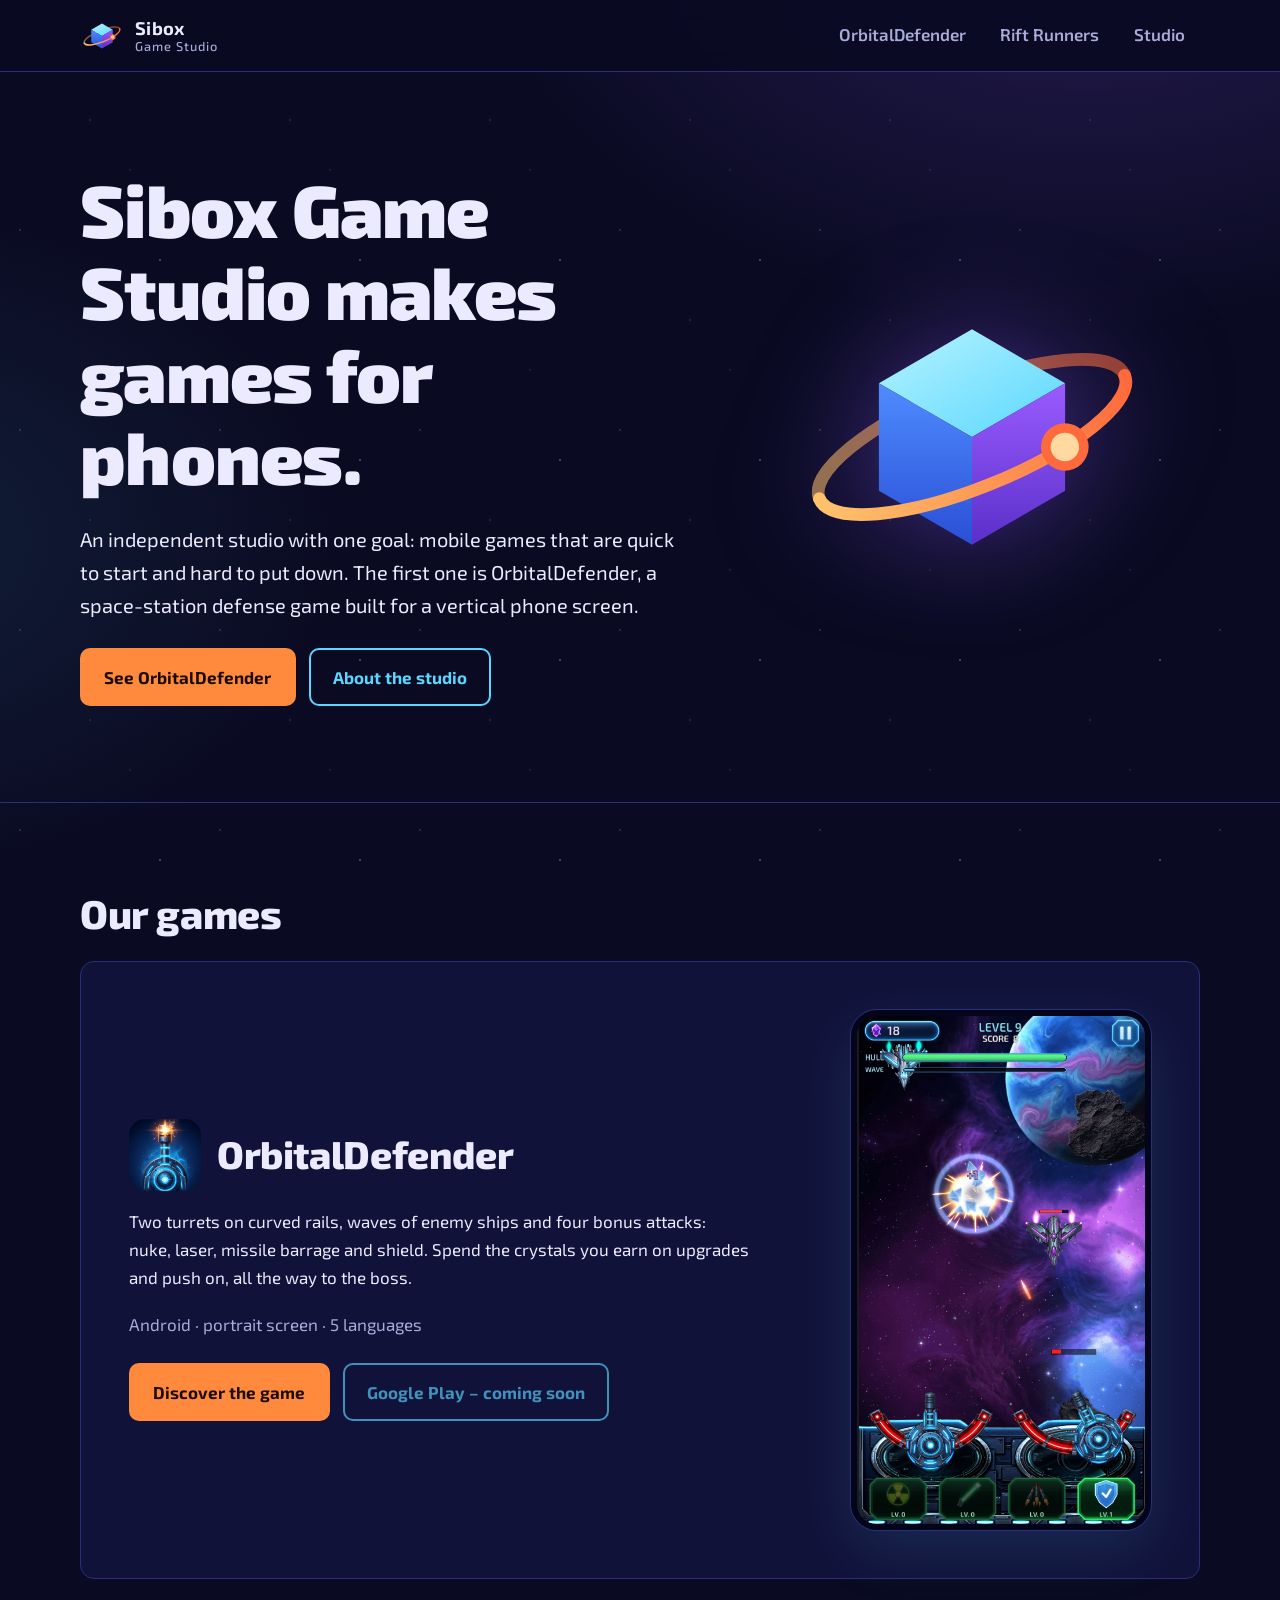
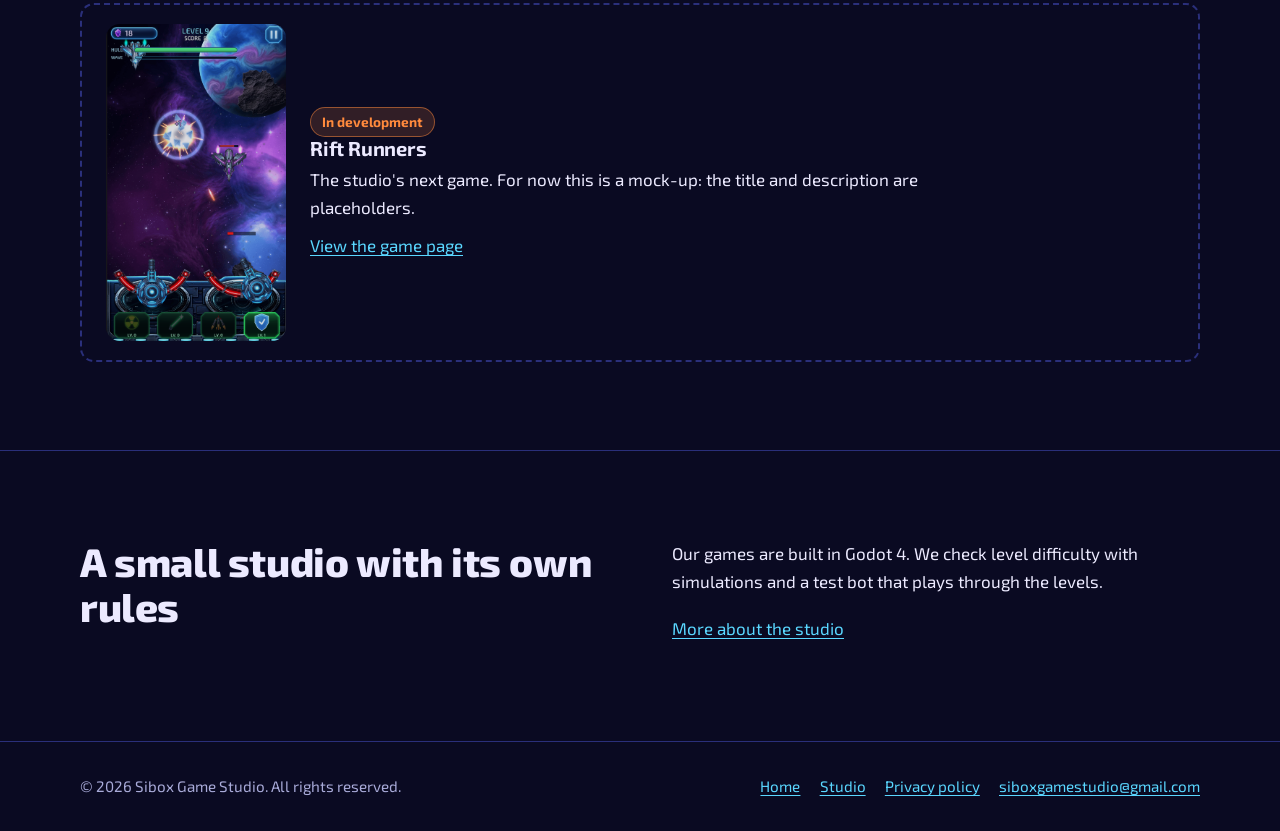
<file: index.html>
<!DOCTYPE html>
<html lang="en">
<head>
  <meta charset="utf-8">
  <meta name="viewport" content="width=device-width, initial-scale=1">
  <title>Sibox Game Studio – mobile games</title>
  <meta name="description" content="Independent mobile game studio. Check out OrbitalDefender, a space-station defense game for Android.">
  <meta name="theme-color" content="#0a0a22">
  <meta property="og:title" content="Sibox Game Studio – mobile games">
  <meta property="og:description" content="Independent mobile game studio. Check out OrbitalDefender, a space-station defense game for Android.">
  <meta property="og:type" content="website">
  <!-- Once published you can add the full URL: <meta property="og:image" content="https://YOUR-LOGIN.github.io/REPO/assets/img/screenshot-1.png"> -->
  <link rel="icon" href="assets/favicon.svg" type="image/svg+xml">
  <link rel="stylesheet" href="css/style.css">
</head>
<body>
  <a class="skip" href="#main">Skip to content</a>
  <header class="site-header">
    <div class="wrap">
      <a class="brand" href="index.html" aria-label="Sibox Gam Studio – home">
        <img src="assets/logo-mark.svg" alt="" width="44" height="44">
        <span>Sibox<small>Game Studio</small></span>
      </a>
      <nav class="tabs" aria-label="Main navigation">
        <a href="orbital-defender.html">OrbitalDefender</a>
        <a href="rift-runners.html">Rift Runners</a>
        <a href="studio.html">Studio</a>
      </nav>
    </div>
  </header>

  <main id="main">
    <section class="hero">
      <div class="wrap">
        <div>
          <h1>Sibox Game Studio makes games for phones.</h1>
          <p class="lead">An independent studio with one goal: mobile games that are quick to start and hard to put down. The first one is OrbitalDefender, a space-station defense game built for a vertical phone screen.</p>
          <div class="actions">
            <a class="btn btn-primary" href="orbital-defender.html">See OrbitalDefender</a>
            <a class="btn btn-ghost" href="studio.html">About the studio</a>
          </div>
        </div>
        <img class="hero-mark" src="assets/logo-mark.svg" alt="Studio logo: a cube circled by an orbit with a small satellite" width="380" height="380">
      </div>
    </section>

    <section class="games section-line" id="games">
      <div class="wrap">
        <h2>Our games</h2>

        <article class="game-feature">
          <div>
            <div class="title">
              <img src="assets/img/orbital-defender-icon.png" alt="" width="72" height="72">
              <h3>OrbitalDefender</h3>
            </div>
            <p>Two turrets on curved rails, waves of enemy ships and four bonus attacks: nuke, laser, missile barrage and shield. Spend the crystals you earn on upgrades and push on, all the way to the boss.</p>
            <p class="dim">Android &middot; portrait screen &middot; 5 languages</p>
            <div class="actions">
              <a class="btn btn-primary" href="orbital-defender.html">Discover the game</a>
              <!-- CHANGE: add the Google Play link once the game is published -->
              <a class="btn btn-ghost" href="#" aria-disabled="true">Google Play – coming soon</a>
            </div>
          </div>
          <a href="orbital-defender.html" aria-label="Go to the OrbitalDefender page">
            <!-- REPLACE: assets/img/screenshot-1.png -->
            <img class="phone" src="assets/img/screenshot-1.png" alt="OrbitalDefender screenshot: the station's turrets firing at an enemy ship" width="497" height="876">
          </a>
        </article>

        <article class="game-next">
          <!-- REPLACE: assets/img/preview-1.png -->
          <img src="assets/img/preview-1.png" alt="Early artwork for Rift Runners" width="180" height="317">
          <div>
            <span class="badge">In development</span>
            <h3>Rift Runners</h3>
            <p>The studio's next game. For now this is a mock-up: the title and description are placeholders.</p>
            <a href="rift-runners.html">View the game page</a>
          </div>
        </article>
      </div>
    </section>

    <section class="section-line">
      <div class="wrap split">
        <div>
          <h2>A small studio with its own rules</h2>
        </div>
        <div>
          <p>Our games are built in Godot 4. We check level difficulty with simulations and a test bot that plays through the levels.</p>
          <p><a href="studio.html">More about the studio</a></p>
        </div>
      </div>
    </section>
  </main>

  <footer class="site-footer">
    <div class="wrap">
      <p>&copy; <span data-year>2026</span> Sibox Game Studio. All rights reserved.</p>
      <nav aria-label="Footer">
        <a href="index.html">Home</a>
        <a href="studio.html">Studio</a>
         <a href="privacy.html">Privacy policy</a>
        <!-- CHANGE: put your real e-mail address here -->
        <a href="mailto:contact@example.com">siboxgamestudio@gmail.com</a>
      </nav>
    </div>
  </footer>
  <script src="js/site.js"></script>
</body>
</html>
</file>
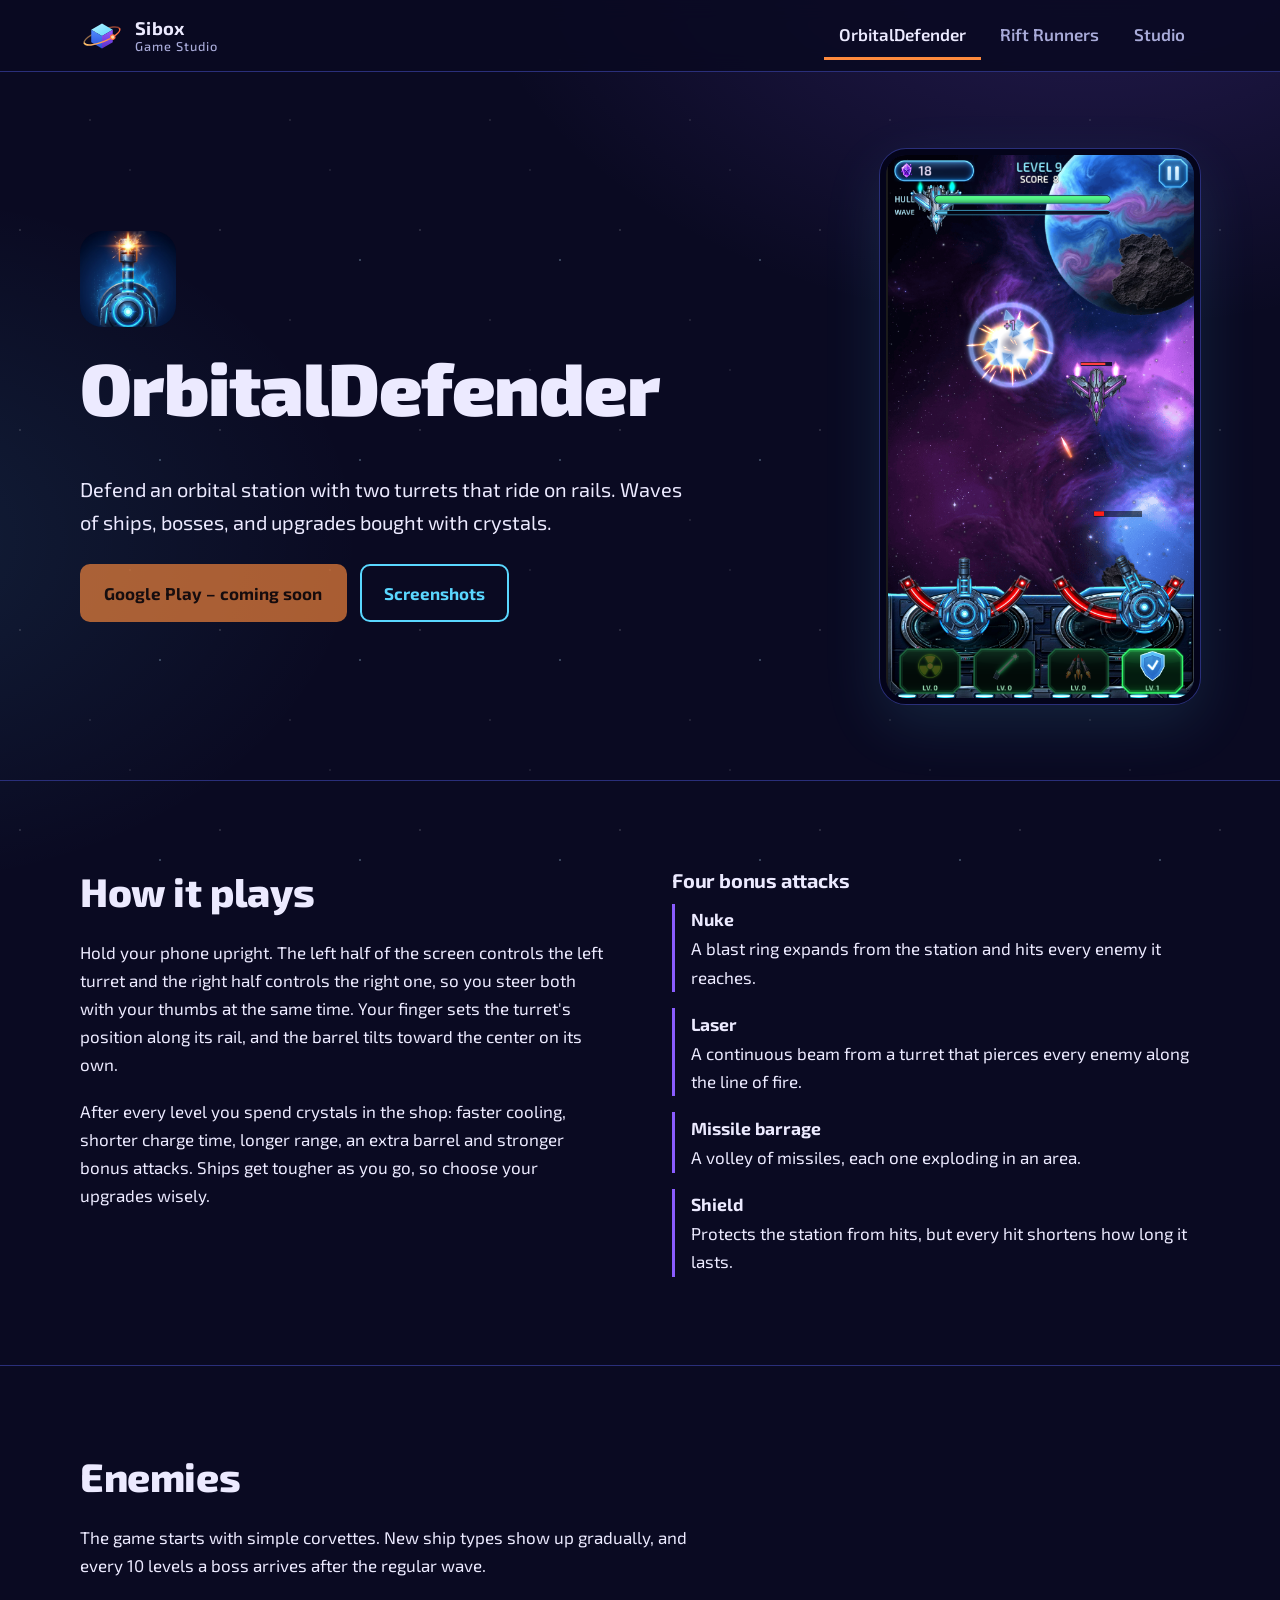
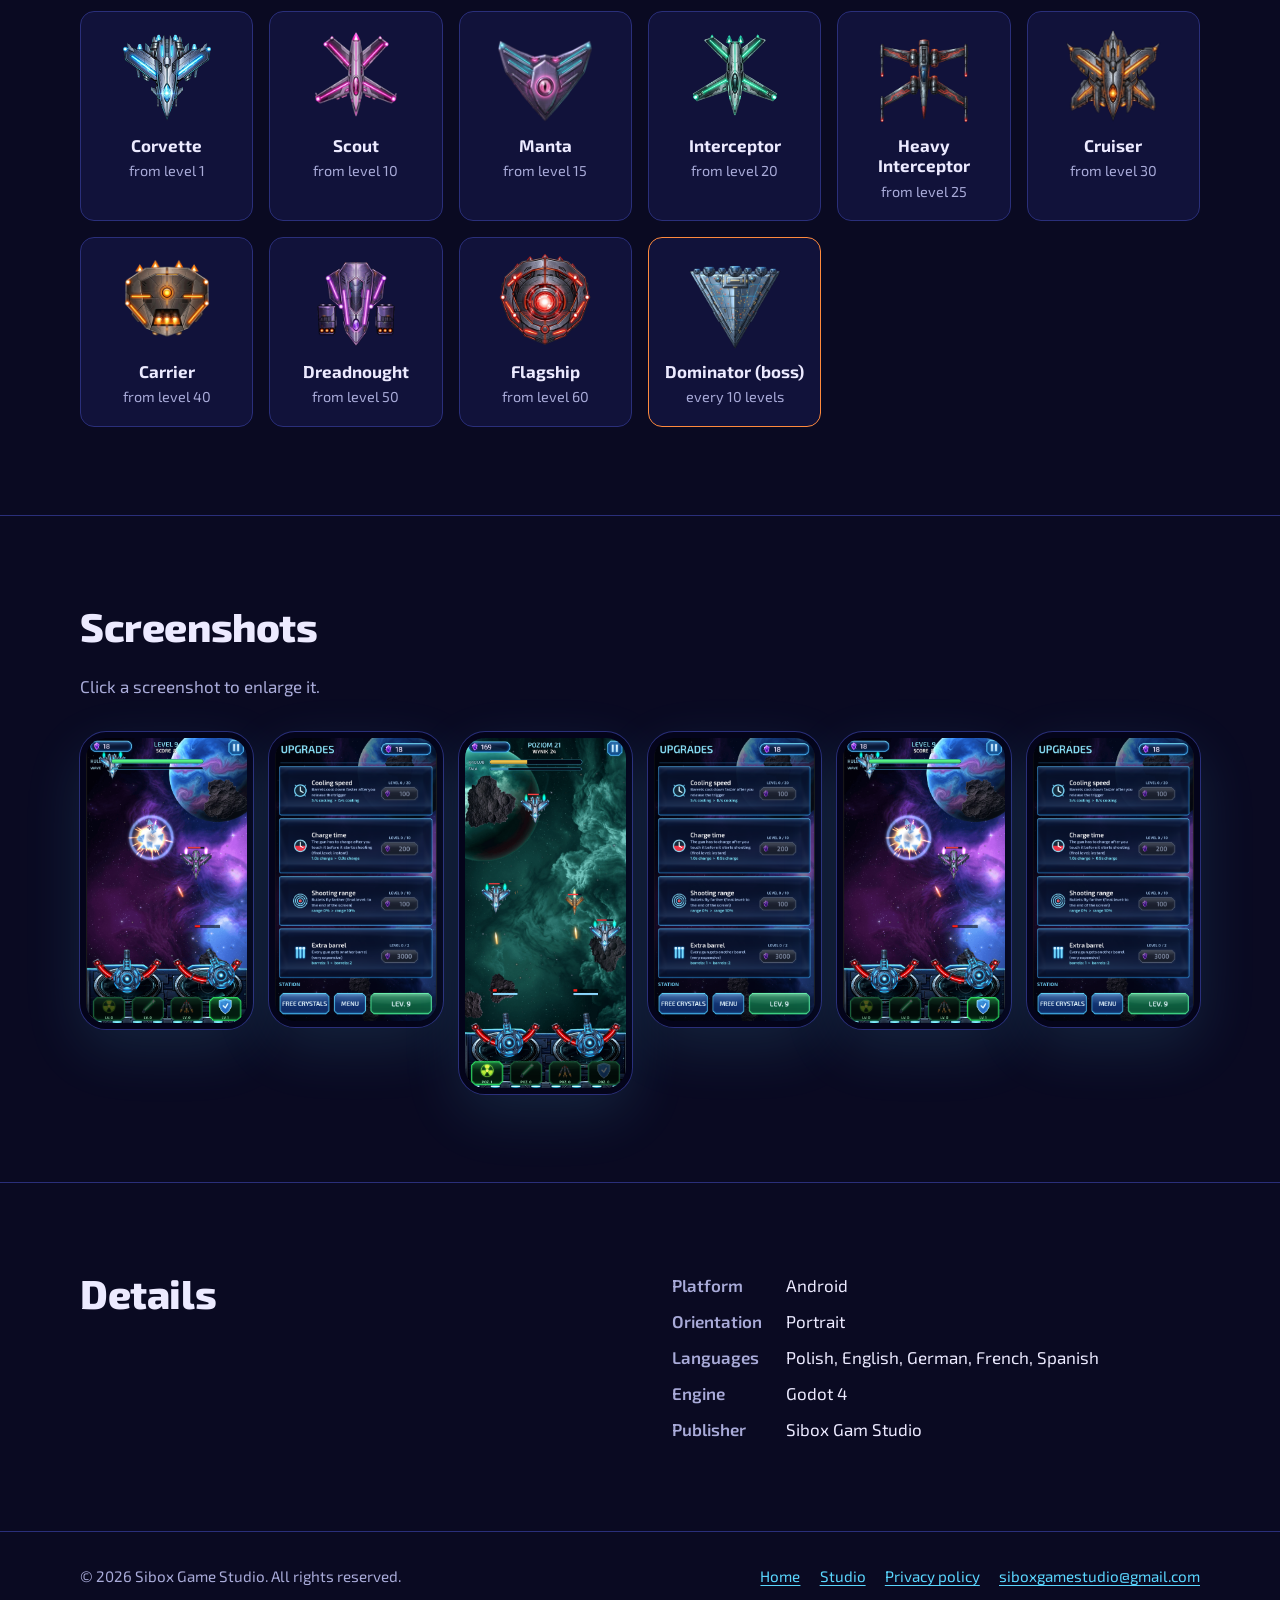
<file: orbital-defender.html>
<!DOCTYPE html>
<html lang="en">
<head>
  <meta charset="utf-8">
  <meta name="viewport" content="width=device-width, initial-scale=1">
  <title>OrbitalDefender – Sibox Game Studio</title>
  <meta name="description" content="OrbitalDefender: a mobile defense game for Android. Two turrets on rails, four bonus attacks, bosses and upgrades.">
  <meta name="theme-color" content="#0a0a22">
  <meta property="og:title" content="OrbitalDefender – Sibox Gam Studio">
  <meta property="og:description" content="OrbitalDefender: a mobile defense game for Android. Two turrets on rails, four bonus attacks, bosses and upgrades.">
  <meta property="og:type" content="website">
  <!-- Once published you can add the full URL: <meta property="og:image" content="https://YOUR-LOGIN.github.io/REPO/assets/img/screenshot-1.png"> -->
  <link rel="icon" href="assets/favicon.svg" type="image/svg+xml">
  <link rel="stylesheet" href="css/style.css">
</head>
<body>
  <a class="skip" href="#main">Skip to content</a>
  <header class="site-header">
    <div class="wrap">
      <a class="brand" href="index.html" aria-label="Sibox Gam Studio – home">
        <img src="assets/logo-mark.svg" alt="" width="44" height="44">
        <span>Sibox<small>Game Studio</small></span>
      </a>
      <nav class="tabs" aria-label="Main navigation">
        <a href="orbital-defender.html" aria-current="page">OrbitalDefender</a>
        <a href="rift-runners.html">Rift Runners</a>
        <a href="studio.html">Studio</a>
      </nav>
    </div>
  </header>

  <main id="main">
    <section class="game-hero">
      <div class="wrap">
        <div>
          <img class="icon" src="assets/img/orbital-defender-icon.png" alt="OrbitalDefender icon" width="96" height="96">
          <h1>OrbitalDefender</h1>
          <p class="lead">Defend an orbital station with two turrets that ride on rails. Waves of ships, bosses, and upgrades bought with crystals.</p>
          <div class="actions">
            <!-- CHANGE: add the Google Play link once the game is published -->
            <a class="btn btn-primary" href="#" aria-disabled="true">Google Play – coming soon</a>
            <a class="btn btn-ghost" href="#screenshots">Screenshots</a>
          </div>
        </div>
        <!-- REPLACE: assets/img/screenshot-1.png -->
        <img class="phone" src="assets/img/screenshot-1.png" alt="OrbitalDefender gameplay: two turrets and an enemy ship" width="497" height="876">
      </div>
    </section>

    <section class="section-line" id="gameplay">
      <div class="wrap split">
        <div>
          <h2>How it plays</h2>
          <p>Hold your phone upright. The left half of the screen controls the left turret and the right half controls the right one, so you steer both with your thumbs at the same time. Your finger sets the turret's position along its rail, and the barrel tilts toward the center on its own.</p>
          <p>After every level you spend crystals in the shop: faster cooling, shorter charge time, longer range, an extra barrel and stronger bonus attacks. Ships get tougher as you go, so choose your upgrades wisely.</p>
        </div>
        <div>
          <h3>Four bonus attacks</h3>
          <ul class="bonuses">
            <li><strong>Nuke</strong>A blast ring expands from the station and hits every enemy it reaches.</li>
            <li><strong>Laser</strong>A continuous beam from a turret that pierces every enemy along the line of fire.</li>
            <li><strong>Missile barrage</strong>A volley of missiles, each one exploding in an area.</li>
            <li><strong>Shield</strong>Protects the station from hits, but every hit shortens how long it lasts.</li>
          </ul>
        </div>
      </div>
    </section>

    <section class="section-line" id="enemies">
      <div class="wrap">
        <h2>Enemies</h2>
        <p>The game starts with simple corvettes. New ship types show up gradually, and every 10 levels a boss arrives after the regular wave.</p>
      <ul class="enemies">
        <li><img src="assets/img/enemies/corvette.png" alt="" width="96" height="96"><b>Corvette</b><span>from level 1</span></li>
        <li><img src="assets/img/enemies/scout.png" alt="" width="96" height="96"><b>Scout</b><span>from level 10</span></li>
        <li><img src="assets/img/enemies/manta.png" alt="" width="96" height="96"><b>Manta</b><span>from level 15</span></li>
        <li><img src="assets/img/enemies/interceptor.png" alt="" width="96" height="96"><b>Interceptor</b><span>from level 20</span></li>
        <li><img src="assets/img/enemies/heavy_interceptor.png" alt="" width="96" height="96"><b>Heavy Interceptor</b><span>from level 25</span></li>
        <li><img src="assets/img/enemies/cruiser.png" alt="" width="96" height="96"><b>Cruiser</b><span>from level 30</span></li>
        <li><img src="assets/img/enemies/carrier.png" alt="" width="96" height="96"><b>Carrier</b><span>from level 40</span></li>
        <li><img src="assets/img/enemies/dreadnought.png" alt="" width="96" height="96"><b>Dreadnought</b><span>from level 50</span></li>
        <li><img src="assets/img/enemies/mothership.png" alt="" width="96" height="96"><b>Flagship</b><span>from level 60</span></li>
        <li class="boss"><img src="assets/img/enemies/dominator.png" alt="" width="96" height="96"><b>Dominator (boss)</b><span>every 10 levels</span></li>
      </ul>
      </div>
    </section>

    <section class="section-line" id="screenshots">
      <div class="wrap">
        <h2>Screenshots</h2>
        <p class="dim">Click a screenshot to enlarge it.</p>
      <ul class="gallery">
        <li>
          <!-- REPLACE: assets/img/screenshot-1.png -->
          <a href="assets/img/screenshot-1.png" data-lightbox><img class="phone" src="assets/img/screenshot-1.png" alt="OrbitalDefender screenshot 1" width="497" height="876" loading="lazy"></a>
        </li>
        <li>
          <!-- REPLACE: assets/img/screenshot-2.png -->
          <a href="assets/img/screenshot-2.png" data-lightbox><img class="phone" src="assets/img/screenshot-2.png" alt="OrbitalDefender screenshot 2" width="497" height="876" loading="lazy"></a>
        </li>
        <li>
          <!-- REPLACE: assets/img/screenshot-3.png -->
          <a href="assets/img/screenshot-3.png" data-lightbox><img class="phone" src="assets/img/screenshot-3.png" alt="OrbitalDefender screenshot 3" width="497" height="876" loading="lazy"></a>
        </li>
        <li>
          <!-- REPLACE: assets/img/screenshot-4.png -->
          <a href="assets/img/screenshot-4.png" data-lightbox><img class="phone" src="assets/img/screenshot-4.png" alt="OrbitalDefender screenshot 4" width="497" height="876" loading="lazy"></a>
        </li>
        <li>
          <!-- REPLACE: assets/img/screenshot-5.png -->
          <a href="assets/img/screenshot-5.png" data-lightbox><img class="phone" src="assets/img/screenshot-5.png" alt="OrbitalDefender screenshot 5" width="497" height="876" loading="lazy"></a>
        </li>
        <li>
          <!-- REPLACE: assets/img/screenshot-6.png -->
          <a href="assets/img/screenshot-6.png" data-lightbox><img class="phone" src="assets/img/screenshot-6.png" alt="OrbitalDefender screenshot 6" width="497" height="876" loading="lazy"></a>
        </li>
      </ul>
      </div>
    </section>

    <section class="section-line">
      <div class="wrap split">
        <div><h2>Details</h2></div>
        <dl class="facts">
          <dt>Platform</dt><dd>Android</dd>
          <dt>Orientation</dt><dd>Portrait</dd>
          <dt>Languages</dt><dd>Polish, English, German, French, Spanish</dd>
          <dt>Engine</dt><dd>Godot 4</dd>
          <dt>Publisher</dt><dd>Sibox Gam Studio</dd>
        </dl>
      </div>
    </section>
  </main>

  <footer class="site-footer">
    <div class="wrap">
      <p>&copy; <span data-year>2026</span> Sibox Game Studio. All rights reserved.</p>
      <nav aria-label="Footer">
        <a href="index.html">Home</a>
        <a href="studio.html">Studio</a>
         <a href="privacy.html">Privacy policy</a>
        <!-- CHANGE: put your real e-mail address here -->
        <a href="mailto:contact@example.com">siboxgamestudio@gmail.com</a>
      </nav>
    </div>
  </footer>
  <script src="js/site.js"></script>
</body>
</html>
</file>
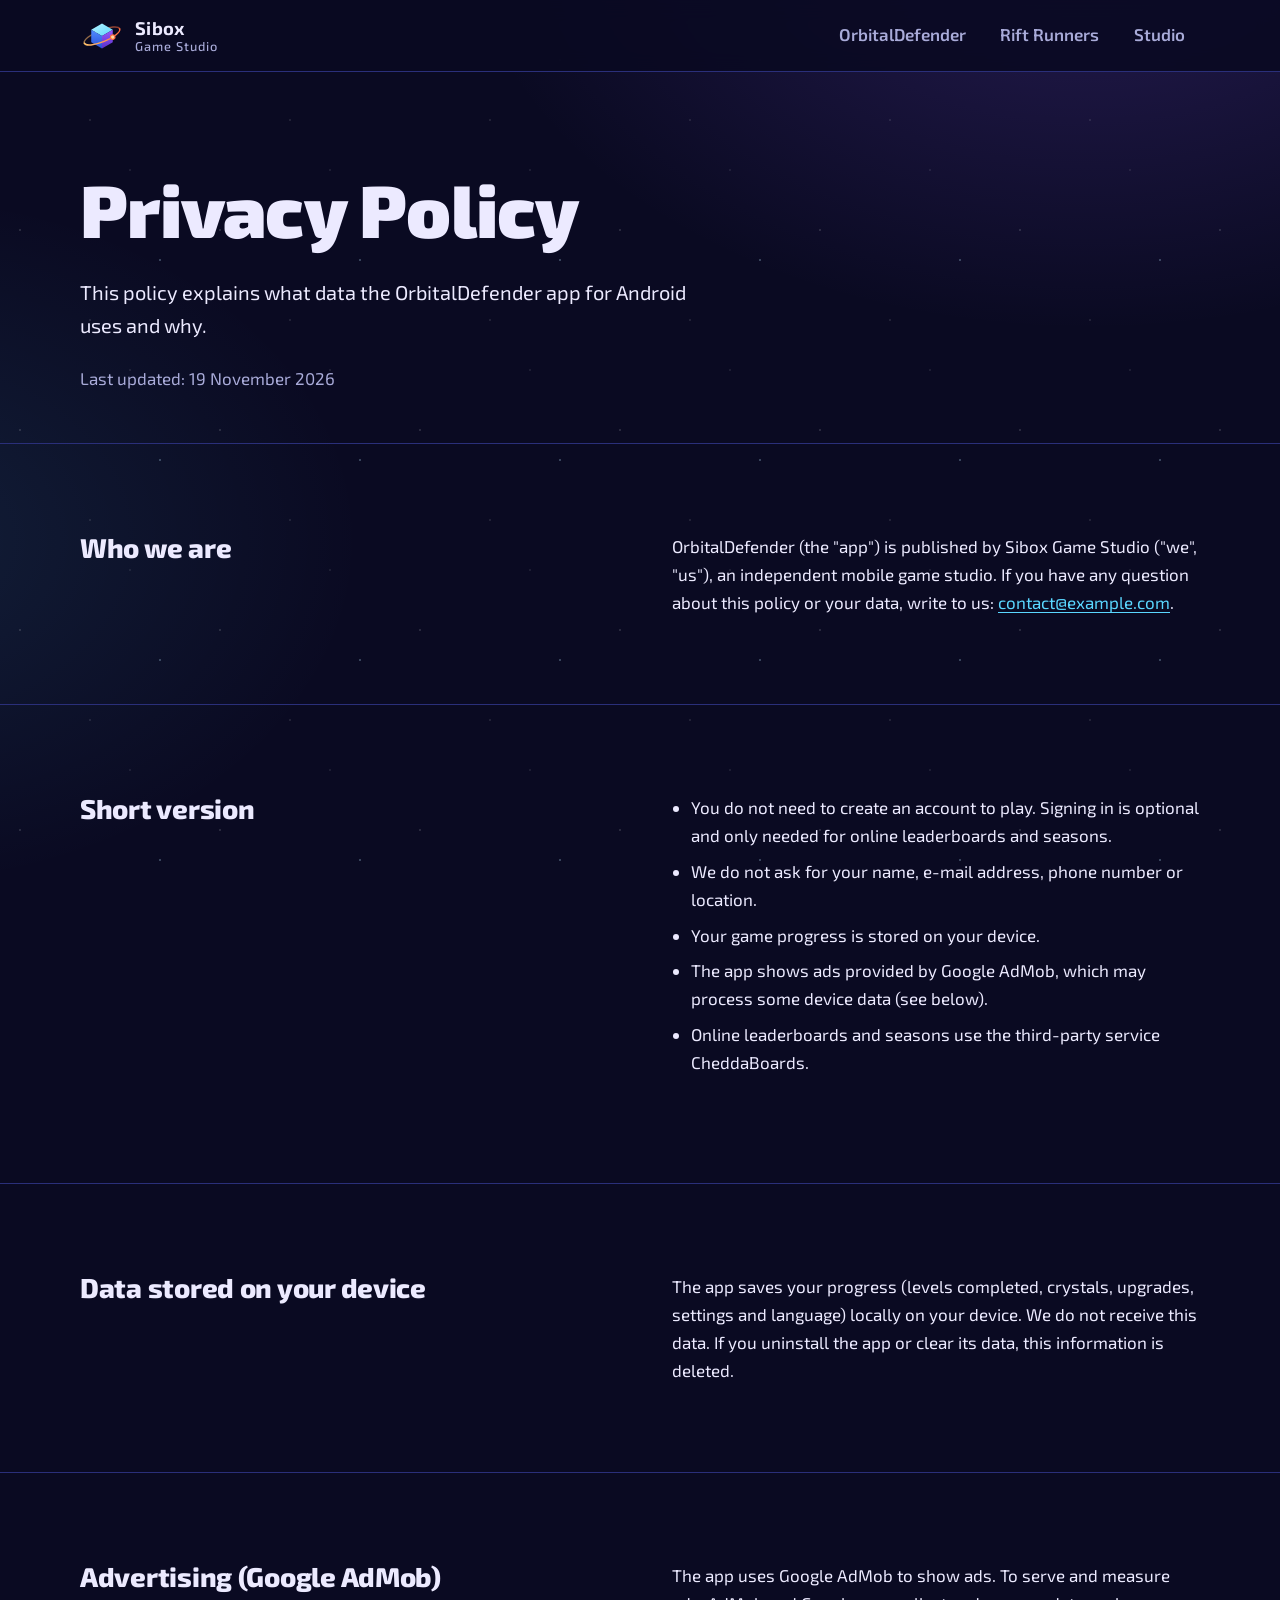
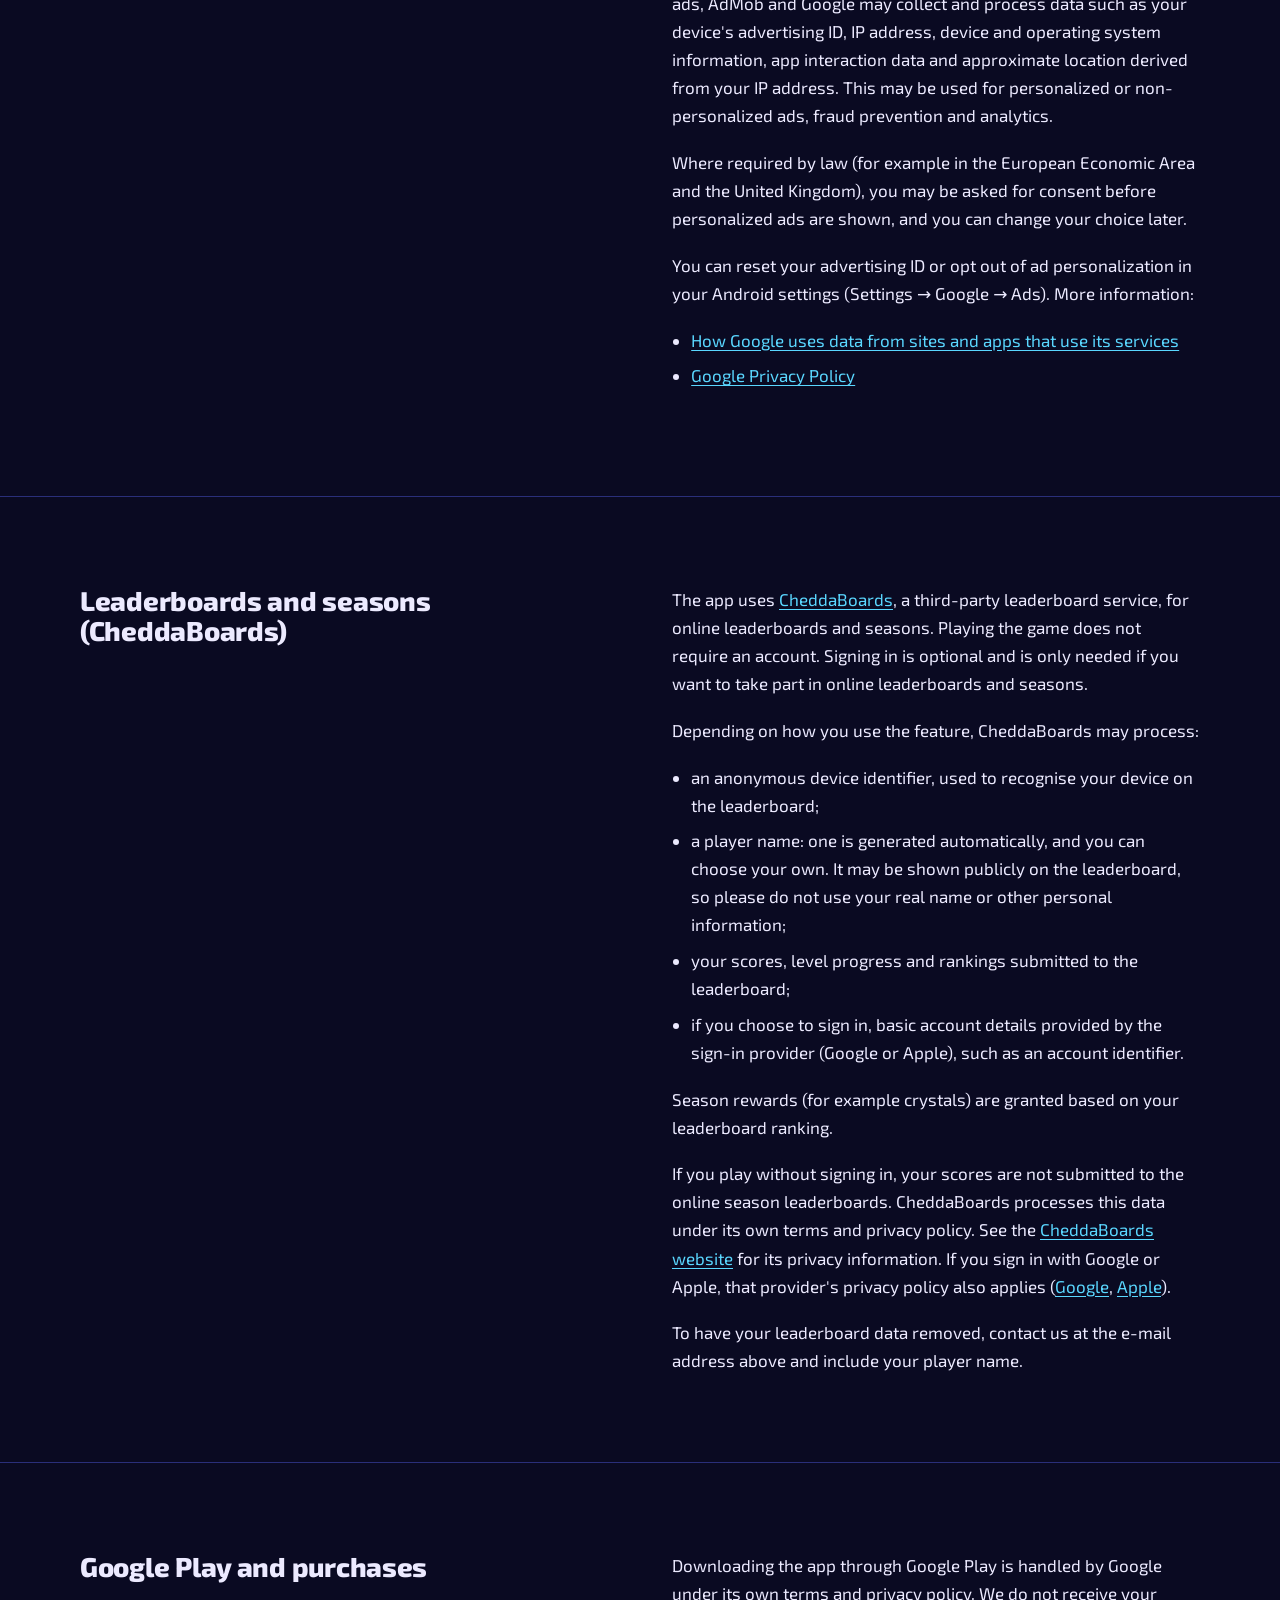
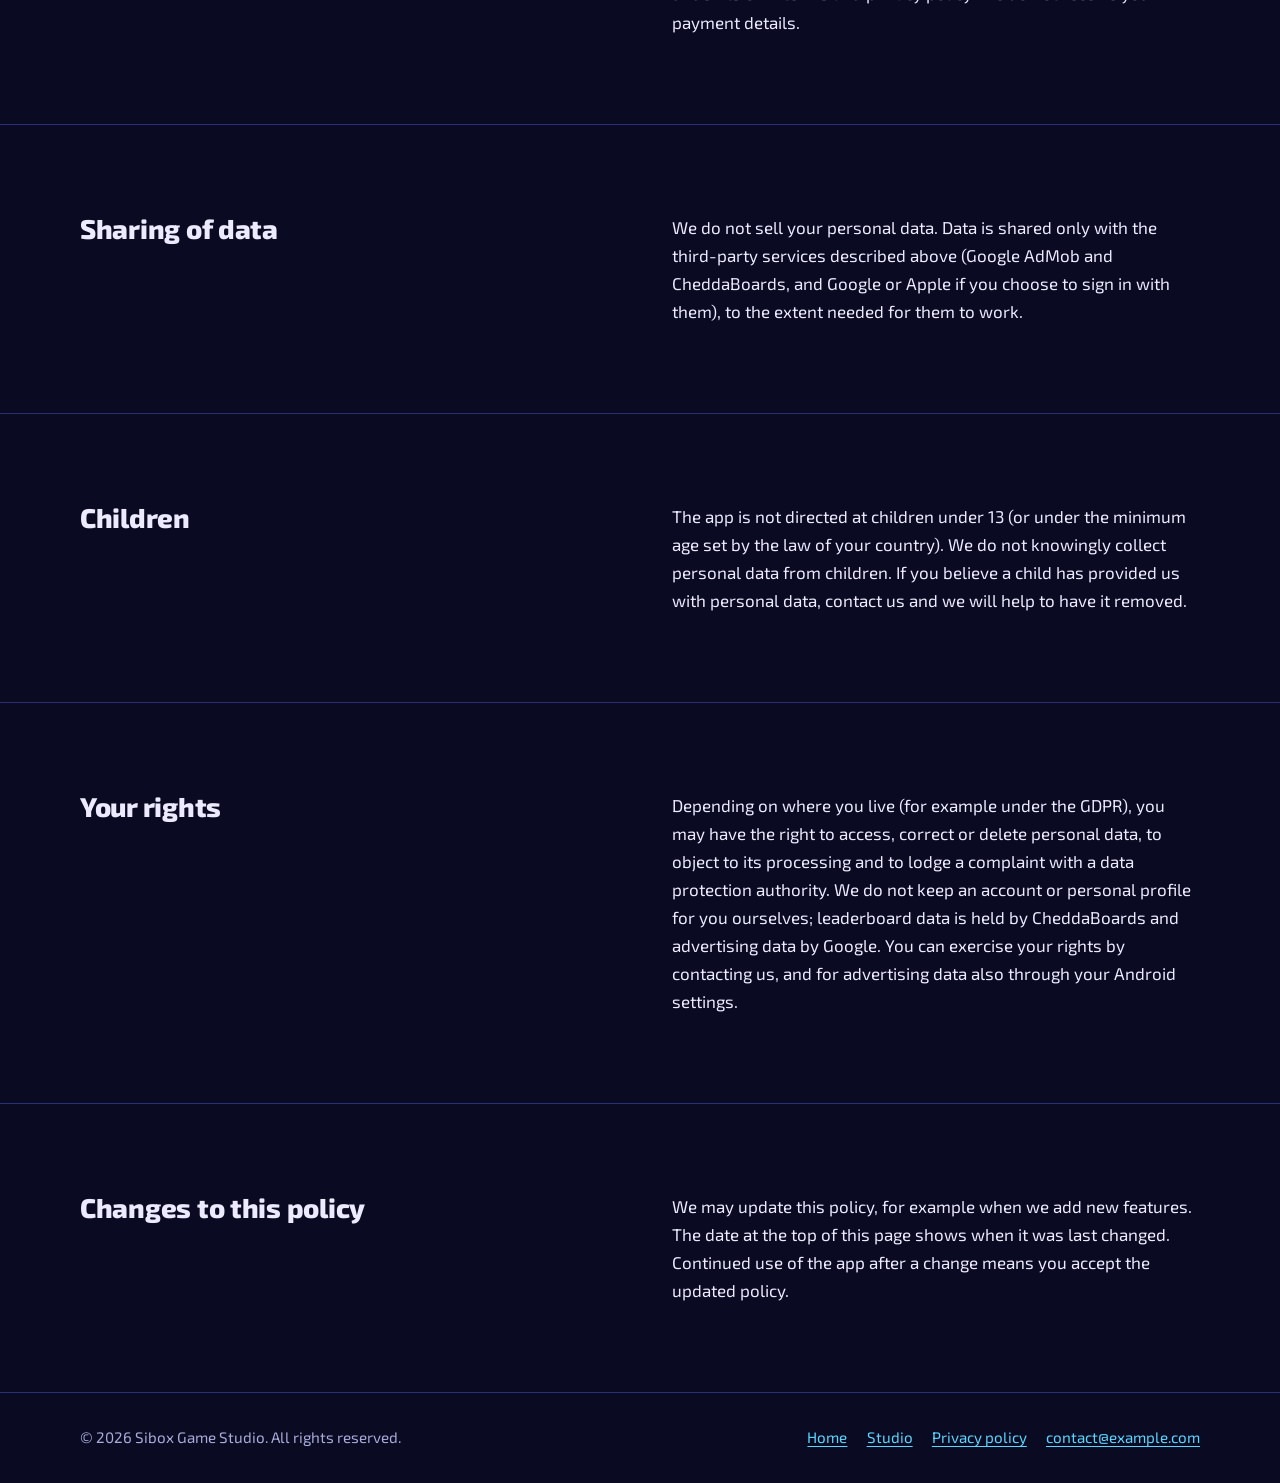
<file: privacy.html>
<!DOCTYPE html>
<html lang="en">
<head>
  <meta charset="utf-8">
  <meta name="viewport" content="width=device-width, initial-scale=1">
  <title>Privacy Policy – Sibox Game Studio</title>
  <meta name="description" content="Privacy Policy for OrbitalDefender, an Android game by Sibox Game Studio.">
  <meta name="theme-color" content="#0a0a22">
  <meta property="og:title" content="Privacy Policy – Sibox Game Studio">
  <meta property="og:description" content="Privacy Policy for OrbitalDefender, an Android game by Sibox Game Studio.">
  <meta property="og:type" content="website">
  <link rel="icon" href="assets/favicon.svg" type="image/svg+xml">
  <link rel="stylesheet" href="css/style.css">
</head>
<body>
  <a class="skip" href="#main">Skip to content</a>
  <header class="site-header">
    <div class="wrap">
      <a class="brand" href="index.html" aria-label="Sibox Game Studio – home">
        <img src="assets/logo-mark.svg" alt="" width="44" height="44">
        <span>Sibox<small>Game Studio</small></span>
      </a>
      <nav class="tabs" aria-label="Main navigation">
        <a href="orbital-defender.html">OrbitalDefender</a>
        <a href="rift-runners.html">Rift Runners</a>
        <a href="studio.html">Studio</a>
      </nav>
    </div>
  </header>

  <main id="main" class="policy">
    <section class="hero" style="padding-bottom:2rem">
      <div class="wrap" style="grid-template-columns:1fr">
        <div>
          <h1>Privacy Policy</h1>
          <p class="lead">This policy explains what data the OrbitalDefender app for Android uses and why.</p>
          <p class="dim">Last updated: 19 November 2026</p>
        </div>
      </div>
    </section>

    <section class="section-line">
      <div class="wrap split">
        <div><h2>Who we are</h2></div>
        <div>
          <p>OrbitalDefender (the "app") is published by Sibox Game Studio ("we", "us"), an independent mobile game studio. If you have any question about this policy or your data, write to us:
          <!-- CHANGE: put your real e-mail address here -->
          <a href="mailto:contact@example.com">contact@example.com</a>.</p>
        </div>
      </div>
    </section>

    <section class="section-line">
      <div class="wrap split">
        <div><h2>Short version</h2></div>
        <div>
          <ul>
            <li>You do not need to create an account to play. Signing in is optional and only needed for online leaderboards and seasons.</li>
            <li>We do not ask for your name, e-mail address, phone number or location.</li>
            <li>Your game progress is stored on your device.</li>
            <li>The app shows ads provided by Google AdMob, which may process some device data (see below).</li>
            <li>Online leaderboards and seasons use the third-party service CheddaBoards.</li>
          </ul>
        </div>
      </div>
    </section>

    <section class="section-line">
      <div class="wrap split">
        <div><h2>Data stored on your device</h2></div>
        <div>
          <p>The app saves your progress (levels completed, crystals, upgrades, settings and language) locally on your device. We do not receive this data. If you uninstall the app or clear its data, this information is deleted.</p>
        </div>
      </div>
    </section>

    <section class="section-line">
      <div class="wrap split">
        <div><h2>Advertising (Google AdMob)</h2></div>
        <div>
          <p>The app uses Google AdMob to show ads. To serve and measure ads, AdMob and Google may collect and process data such as your device's advertising ID, IP address, device and operating system information, app interaction data and approximate location derived from your IP address. This may be used for personalized or non-personalized ads, fraud prevention and analytics.</p>
          <p>Where required by law (for example in the European Economic Area and the United Kingdom), you may be asked for consent before personalized ads are shown, and you can change your choice later.</p>
          <p>You can reset your advertising ID or opt out of ad personalization in your Android settings (Settings → Google → Ads). More information:</p>
          <ul>
            <li><a href="https://policies.google.com/technologies/partner-sites" rel="noopener">How Google uses data from sites and apps that use its services</a></li>
            <li><a href="https://policies.google.com/privacy" rel="noopener">Google Privacy Policy</a></li>
          </ul>
        </div>
      </div>
    </section>

    <section class="section-line">
      <div class="wrap split">
        <div><h2>Leaderboards and seasons (CheddaBoards)</h2></div>
        <div>
          <p>The app uses <a href="https://cheddaboards.com" rel="noopener">CheddaBoards</a>, a third-party leaderboard service, for online leaderboards and seasons. Playing the game does not require an account. Signing in is optional and is only needed if you want to take part in online leaderboards and seasons.</p>
          <p>Depending on how you use the feature, CheddaBoards may process:</p>
          <ul>
            <li>an anonymous device identifier, used to recognise your device on the leaderboard;</li>
            <li>a player name: one is generated automatically, and you can choose your own. It may be shown publicly on the leaderboard, so please do not use your real name or other personal information;</li>
            <li>your scores, level progress and rankings submitted to the leaderboard;</li>
            <li>if you choose to sign in, basic account details provided by the sign-in provider (Google or Apple), such as an account identifier.</li>
          </ul>
          <p>Season rewards (for example crystals) are granted based on your leaderboard ranking.</p>
          <p>If you play without signing in, your scores are not submitted to the online season leaderboards. CheddaBoards processes this data under its own terms and privacy policy.
          <!-- CHANGE: replace the link below with CheddaBoards' real privacy policy URL (check cheddaboards.com footer) -->
          See the <a href="https://cheddaboards.com" rel="noopener">CheddaBoards website</a> for its privacy information. If you sign in with Google or Apple, that provider's privacy policy also applies (<a href="https://policies.google.com/privacy" rel="noopener">Google</a>, <a href="https://www.apple.com/legal/privacy/" rel="noopener">Apple</a>).</p>
          <p>To have your leaderboard data removed, contact us at the e-mail address above and include your player name.</p>
        </div>
      </div>
    </section>

    <section class="section-line">
      <div class="wrap split">
        <div><h2>Google Play and purchases</h2></div>
        <div>
          <p>Downloading the app through Google Play is handled by Google under its own terms and privacy policy. We do not receive your payment details.</p>
        </div>
      </div>
    </section>

    <section class="section-line">
      <div class="wrap split">
        <div><h2>Sharing of data</h2></div>
        <div>
          <p>We do not sell your personal data. Data is shared only with the third-party services described above (Google AdMob and CheddaBoards, and Google or Apple if you choose to sign in with them), to the extent needed for them to work.</p>
        </div>
      </div>
    </section>

    <section class="section-line">
      <div class="wrap split">
        <div><h2>Children</h2></div>
        <div>
          <p>The app is not directed at children under 13 (or under the minimum age set by the law of your country). We do not knowingly collect personal data from children. If you believe a child has provided us with personal data, contact us and we will help to have it removed.</p>
        </div>
      </div>
    </section>

    <section class="section-line">
      <div class="wrap split">
        <div><h2>Your rights</h2></div>
        <div>
          <p>Depending on where you live (for example under the GDPR), you may have the right to access, correct or delete personal data, to object to its processing and to lodge a complaint with a data protection authority. We do not keep an account or personal profile for you ourselves; leaderboard data is held by CheddaBoards and advertising data by Google. You can exercise your rights by contacting us, and for advertising data also through your Android settings.</p>
        </div>
      </div>
    </section>

    <section class="section-line">
      <div class="wrap split">
        <div><h2>Changes to this policy</h2></div>
        <div>
          <p>We may update this policy, for example when we add new features. The date at the top of this page shows when it was last changed. Continued use of the app after a change means you accept the updated policy.</p>
        </div>
      </div>
    </section>
  </main>

  <footer class="site-footer">
    <div class="wrap">
      <p>&copy; <span data-year>2026</span> Sibox Game Studio. All rights reserved.</p>
      <nav aria-label="Footer">
        <a href="index.html">Home</a>
        <a href="studio.html">Studio</a>
        <a href="privacy.html">Privacy policy</a>
        <!-- CHANGE: put your real e-mail address here -->
        <a href="mailto:contact@example.com">contact@example.com</a>
      </nav>
    </div>
  </footer>
  <script src="js/site.js"></script>
</body>
</html>
</file>
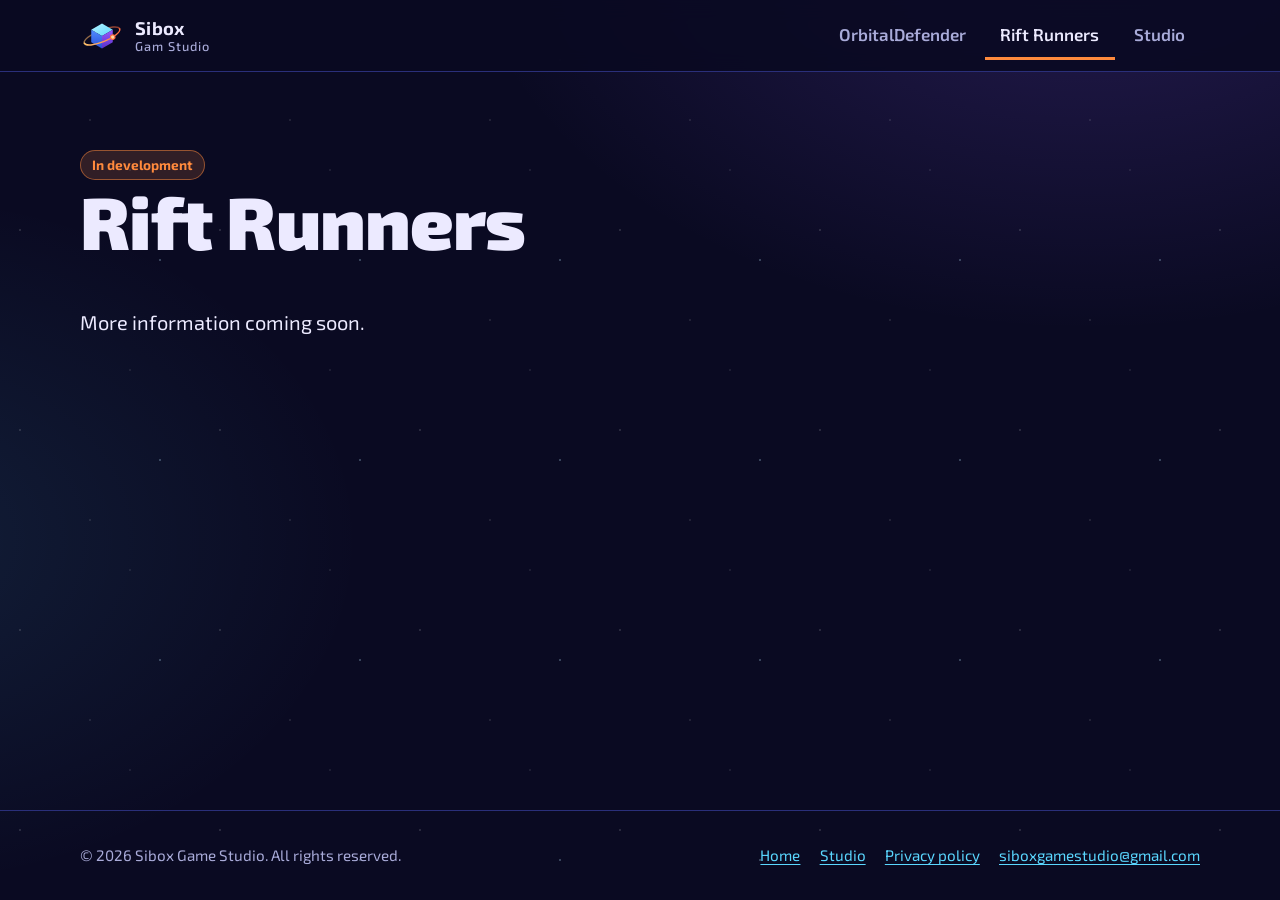
<file: rift-runners.html>
<!DOCTYPE html>
<html lang="en">
<head>
  <meta charset="utf-8">
  <meta name="viewport" content="width=device-width, initial-scale=1">
  <title>Rift Runners – Sibox Game Studio</title>
  <meta name="description" content="Rift Runners – more information coming soon.">
  <meta name="theme-color" content="#0a0a22">
  <meta property="og:title" content="Rift Runners – Sibox Game Studio">
  <meta property="og:description" content="More information coming soon.">
  <meta property="og:type" content="website">
  <link rel="icon" href="assets/favicon.svg" type="image/svg+xml">
  <link rel="stylesheet" href="css/style.css">
</head>
<body>
  <a class="skip" href="#main">Skip to content</a>

  <!-- Header -->
  <header class="site-header">
    <div class="wrap">
      <a class="brand" href="index.html" aria-label="Sibox Gam Studio – home">
        <img src="assets/logo-mark.svg" alt="" width="44" height="44">
        <span>Sibox<small>Gam Studio</small></span>
      </a>
      <nav class="tabs" aria-label="Main navigation">
        <a href="orbital-defender.html">OrbitalDefender</a>
        <a href="rift-runners.html" aria-current="page">Rift Runners</a>
        <a href="studio.html">Studio</a>
      </nav>
    </div>
  </header>

  <!-- Main content -->
  <main id="main">
    <section class="game-hero">
      <div class="wrap">
        <div>
          <span class="badge">In development</span>
          <h1>Rift Runners</h1>
          <p class="lead">More information coming soon.</p>
        </div>
      </div>
    </section>
  </main>

  <!-- Footer -->
  <footer class="site-footer">
    <div class="wrap">
      <p>&copy; <span data-year>2026</span> Sibox Game Studio. All rights reserved.</p>
      <nav aria-label="Footer">
        <a href="index.html">Home</a>
        <a href="studio.html">Studio</a>
         <a href="privacy.html">Privacy policy</a>
        <!-- CHANGE: put your real e-mail address here -->
        <a href="mailto:contact@example.com">siboxgamestudio@gmail.com</a>
      </nav>
    </div>
  </footer>

  <script src="js/site.js"></script>
</body>
</html>
</file>
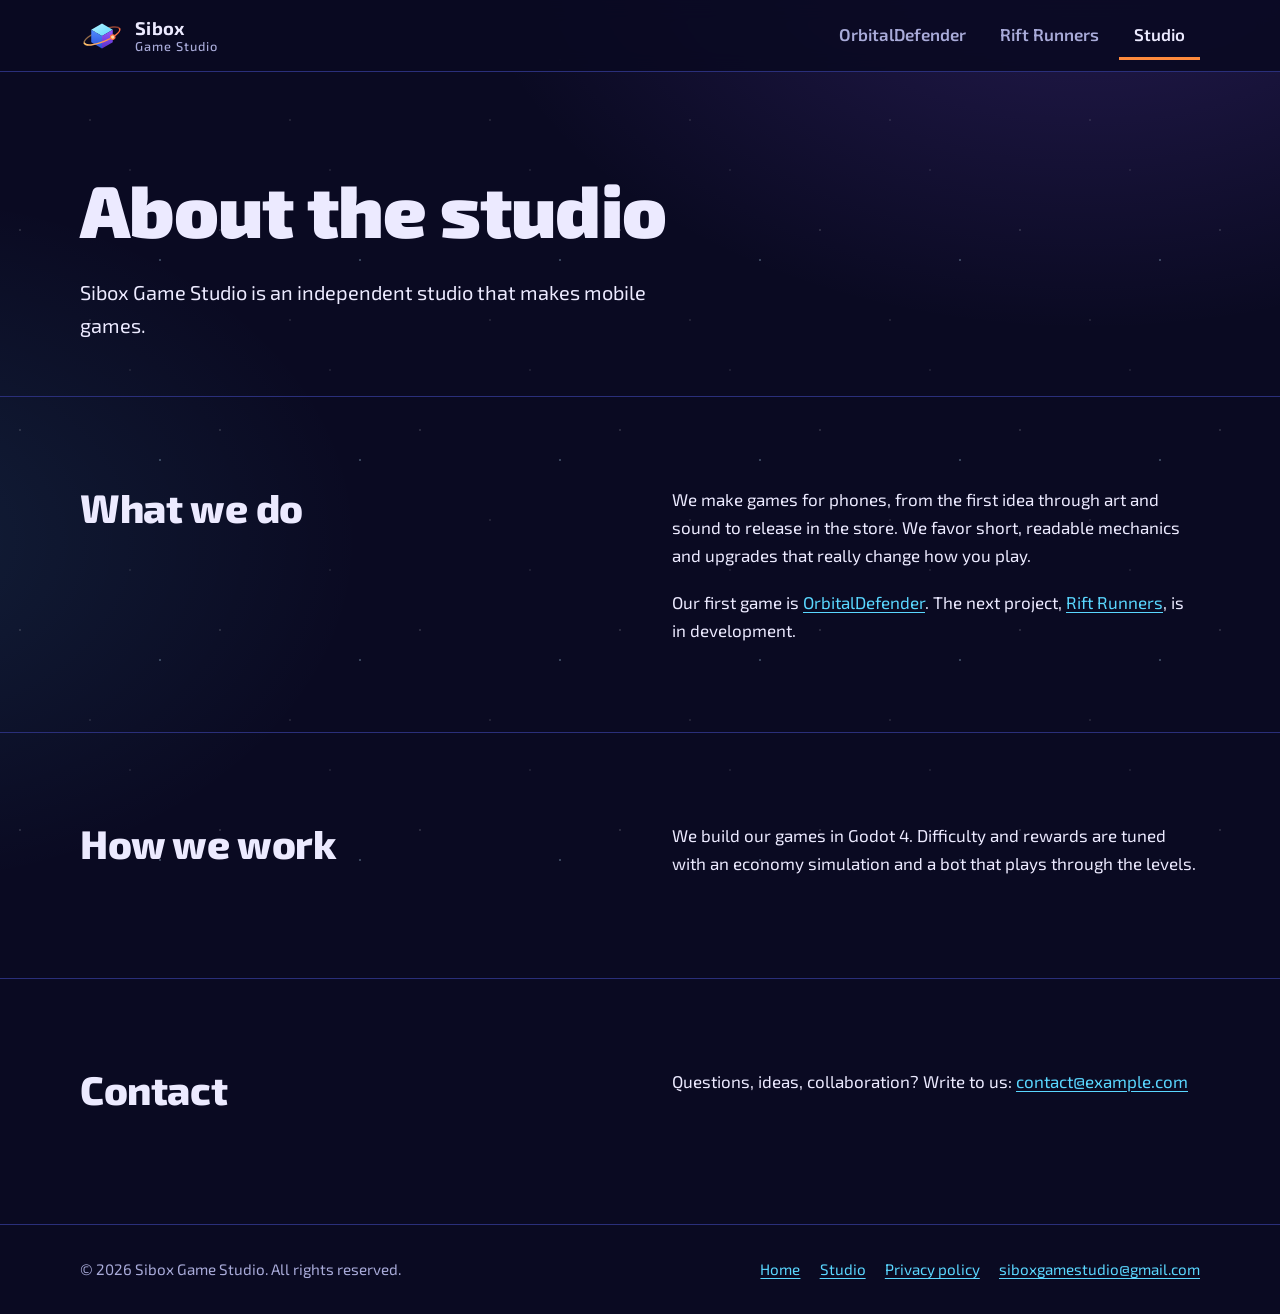
<file: studio.html>
<!DOCTYPE html>
<html lang="en">
<head>
  <meta charset="utf-8">
  <meta name="viewport" content="width=device-width, initial-scale=1">
  <title>About the studio – Sibox Game Studio</title>
  <meta name="description" content="Sibox Game Studio – an independent mobile game studio. Learn how we work and get in touch.">
  <meta name="theme-color" content="#0a0a22">
  <meta property="og:title" content="About the studio – Sibox Game Studio">
  <meta property="og:description" content="Sibox Game Studio – an independent mobile game studio. Learn how we work and get in touch.">
  <meta property="og:type" content="website">
  <!-- Once published you can add the full URL: <meta property="og:image" content="https://YOUR-LOGIN.github.io/REPO/assets/img/screenshot-1.png"> -->
  <link rel="icon" href="assets/favicon.svg" type="image/svg+xml">
  <link rel="stylesheet" href="css/style.css">
</head>
<body>
  <a class="skip" href="#main">Skip to content</a>
  <header class="site-header">
    <div class="wrap">
      <a class="brand" href="index.html" aria-label="Sibox Gam Studio – home">
        <img src="assets/logo-mark.svg" alt="" width="44" height="44">
        <span>Sibox<small>Game Studio</small></span>
      </a>
      <nav class="tabs" aria-label="Main navigation">
        <a href="orbital-defender.html">OrbitalDefender</a>
        <a href="rift-runners.html">Rift Runners</a>
        <a href="studio.html" aria-current="page">Studio</a>
      </nav>
    </div>
  </header>

  <main id="main">
    <section class="hero" style="padding-bottom:2rem">
      <div class="wrap" style="grid-template-columns:1fr">
        <div>
          <h1>About the studio</h1>
          <!-- CHANGE: the texts below are a suggestion – adapt them to your own story -->
          <p class="lead">Sibox Game Studio is an independent studio that makes mobile games.</p>
        </div>
      </div>
    </section>

    <section class="section-line">
      <div class="wrap split">
        <div><h2>What we do</h2></div>
        <div>
          <p>We make games for phones, from the first idea through art and sound to release in the store. We favor short, readable mechanics and upgrades that really change how you play.</p>
          <p>Our first game is <a href="orbital-defender.html">OrbitalDefender</a>. The next project, <a href="rift-runners.html">Rift Runners</a>, is in development.</p>
        </div>
      </div>
    </section>

    <section class="section-line">
      <div class="wrap split">
        <div><h2>How we work</h2></div>
        <div>
          <p>We build our games in Godot 4. Difficulty and rewards are tuned with an economy simulation and a bot that plays through the levels.</p>
        </div>
      </div>
    </section>

    <section class="section-line">
      <div class="wrap split">
        <div><h2>Contact</h2></div>
        <div>
          <!-- CHANGE: put your real e-mail address here -->
          <p>Questions, ideas, collaboration? Write to us: <a href="mailto:contact@example.com">contact@example.com</a></p>
        </div>
      </div>
    </section>
  </main>

  <footer class="site-footer">
    <div class="wrap">
      <p>&copy; <span data-year>2026</span> Sibox Game Studio. All rights reserved.</p>
     <nav aria-label="Footer">
        <a href="index.html">Home</a>
        <a href="studio.html">Studio</a>
         <a href="privacy.html">Privacy policy</a>
        <!-- CHANGE: put your real e-mail address here -->
        <a href="mailto:contact@example.com">siboxgamestudio@gmail.com</a>
      </nav>
    </div>
  </footer>
  <script src="js/site.js"></script>
</body>
</html>
</file>
<file: css/style.css>
/* Sibox Gam Studio – shared styles for all pages.
   Colors and the Exo 2 typeface come from the OrbitalDefender game itself. */

@font-face {
  font-family: "Exo 2";
  src: url("../assets/fonts/Exo2.ttf") format("truetype");
  font-weight: 100 900;
  font-display: swap;
}

:root {
  --bg: #0a0a22;
  --bg-raised: #11123a;
  --line: #2a2f7a;
  --ink: #eceaff;
  --ink-dim: #a9abd9;
  --cyan: #5ad7ff;
  --violet: #8a5cff;
  --ember: #ff8a3d;
  --ember-ink: #1c0c00;
  --radius-frame: 26px;
  --radius-panel: 14px;
  --radius-ui: 10px;
  --wrap: 1120px;
}

*, *::before, *::after { box-sizing: border-box; }

html { scroll-behavior: smooth; }

body {
  margin: 0;
  font-family: "Exo 2", system-ui, -apple-system, "Segoe UI", sans-serif;
  font-size: 1.0625rem;
  line-height: 1.65;
  color: var(--ink);
  background:
    radial-gradient(900px 600px at 85% -10%, rgba(138, 92, 255, .22), transparent 70%),
    radial-gradient(700px 500px at -10% 60%, rgba(90, 215, 255, .10), transparent 70%),
    var(--bg);
  background-attachment: fixed;
  min-height: 100vh;
  display: flex;
  flex-direction: column;
}

/* Stars: layered dots on a fixed background */
body::before {
  content: "";
  position: fixed;
  inset: 0;
  z-index: -1;
  pointer-events: none;
  opacity: .55;
  background-image:
    radial-gradient(1px 1px at 20px 30px, rgba(255,255,255,.8), transparent),
    radial-gradient(1px 1px at 90px 120px, rgba(255,255,255,.6), transparent),
    radial-gradient(1.5px 1.5px at 160px 60px, rgba(190,232,255,.9), transparent),
    radial-gradient(1px 1px at 130px 170px, rgba(255,255,255,.5), transparent);
  background-size: 200px 200px;
}

img { max-width: 100%; height: auto; display: block; }

a { color: var(--cyan); text-underline-offset: 3px; }
a:hover { color: #9be7ff; }

:focus-visible {
  outline: 3px solid var(--cyan);
  outline-offset: 3px;
  border-radius: 4px;
}

.wrap { width: min(100% - 2.5rem, var(--wrap)); margin-inline: auto; }

.skip {
  position: absolute; left: -999px; top: 0;
  background: var(--ember); color: var(--ember-ink);
  padding: .6rem 1rem; z-index: 100;
}
.skip:focus { left: 0; }

/* ---------- Header and tabs ---------- */
.site-header {
  position: sticky; top: 0; z-index: 50;
  background: rgba(10, 10, 34, .88);
  backdrop-filter: blur(10px);
  border-bottom: 1px solid var(--line);
}
.site-header .wrap {
  display: flex; align-items: center; justify-content: space-between;
  gap: 1rem 2rem; flex-wrap: wrap; padding-block: .7rem;
}
.brand { display: flex; align-items: center; gap: .7rem; text-decoration: none; color: var(--ink); }
.brand img { width: 44px; height: 44px; }
.brand span { font-weight: 700; font-size: 1.15rem; letter-spacing: .01em; line-height: 1.1; }
.brand small { display: block; font-weight: 500; font-size: .8rem; color: var(--ink-dim); letter-spacing: .08em; }

.tabs { display: flex; gap: .25rem; flex-wrap: wrap; }
.tabs a {
  text-decoration: none; color: var(--ink-dim);
  padding: .55rem .95rem; font-weight: 600;
  border-bottom: 3px solid transparent;
}
.tabs a:hover { color: var(--ink); }
.tabs a[aria-current="page"] { color: var(--ink); border-bottom-color: var(--ember); }

/* ---------- Typografia ---------- */
h1, h2, h3 { line-height: 1.12; margin: 0 0 .6em; font-weight: 800; letter-spacing: -.01em; }
h1 { font-size: clamp(2.4rem, 6vw + .5rem, 4.6rem); font-weight: 900; }
h2 { font-size: clamp(1.7rem, 2.6vw + .6rem, 2.5rem); }
h3 { font-size: 1.25rem; font-weight: 700; }
p { margin: 0 0 1.1em; max-width: 62ch; }
.lead { font-size: 1.25rem; color: var(--ink); max-width: 52ch; }
.dim { color: var(--ink-dim); }

section { padding-block: clamp(3rem, 7vw, 5.5rem); }
.section-line { border-top: 1px solid var(--line); }

/* ---------- Przyciski ---------- */
.actions { display: flex; flex-wrap: wrap; gap: .8rem; margin-top: 1.6rem; }
.btn {
  display: inline-block; text-decoration: none; font: inherit; font-weight: 700;
  padding: .8rem 1.4rem; border-radius: var(--radius-ui);
  border: 2px solid transparent; cursor: pointer;
}
.btn-primary { background: var(--ember); color: var(--ember-ink); }
.btn-primary:hover { background: #ffa05e; color: var(--ember-ink); }
.btn-ghost { border-color: var(--cyan); color: var(--cyan); background: transparent; }
.btn-ghost:hover { background: rgba(90, 215, 255, .12); color: #b6f3ff; }
.btn[aria-disabled="true"] { opacity: .65; cursor: not-allowed; }

/* ---------- Home page: hero ---------- */
.hero { padding-block: clamp(3rem, 8vw, 6rem); }
.hero .wrap {
  display: grid; grid-template-columns: 1.15fr .85fr; gap: 2rem 3rem; align-items: center;
}
.hero h1 { margin-bottom: .35em; }
.hero-mark { width: min(100%, 380px); margin-inline: auto; filter: drop-shadow(0 0 60px rgba(138, 92, 255, .45)); }

/* ---------- Game cards on the home page ---------- */
.games h2 { margin-bottom: 1.6rem; }

.game-feature {
  display: grid; grid-template-columns: 1fr 300px; gap: 2rem 3.5rem; align-items: center;
  background: var(--bg-raised); border: 1px solid var(--line);
  border-radius: var(--radius-panel); padding: clamp(1.5rem, 4vw, 3rem);
}
.game-feature .title { display: flex; align-items: center; gap: 1rem; margin-bottom: 1rem; }
.game-feature .title img { width: 72px; height: 72px; border-radius: 16px; }
.game-feature .title h3 { font-size: clamp(1.8rem, 3vw, 2.4rem); margin: 0; font-weight: 800; }

.game-next {
  margin-top: 1.5rem;
  display: grid; grid-template-columns: 180px 1fr; gap: 1.5rem; align-items: center;
  border: 2px dashed var(--line); border-radius: var(--radius-panel);
  padding: 1.2rem 1.5rem;
}
.game-next img { border-radius: 14px; opacity: .85; }
.game-next h3 { margin-bottom: .3em; }
.game-next p { margin-bottom: .6em; }

.badge {
  display: inline-block; font-size: .85rem; font-weight: 700;
  padding: .15rem .7rem; border-radius: 999px;
  background: rgba(255, 138, 61, .16); color: var(--ember); border: 1px solid rgba(255, 138, 61, .5);
}

/* ---------- Phone frame for screenshots ---------- */
.phone {
  border: 6px solid #04041a; border-radius: var(--radius-frame); overflow: hidden;
  box-shadow: 0 0 0 1px var(--line), 0 20px 60px rgba(90, 215, 255, .12);
  background: #04041a;
}

/* ---------- Game page ---------- */
.game-hero { padding-block: clamp(2.5rem, 6vw, 5rem); }
.game-hero .wrap { display: grid; grid-template-columns: 1fr 320px; gap: 2rem 4rem; align-items: center; }
.game-hero .icon { width: 96px; height: 96px; border-radius: 22px; margin-bottom: 1.2rem; }
.facts { display: grid; grid-template-columns: max-content 1fr; gap: .5rem 1.5rem; margin: 0; }
.facts dt { color: var(--ink-dim); font-weight: 600; }
.facts dd { margin: 0; }

.split { display: grid; grid-template-columns: 1fr 1fr; gap: 2rem 4rem; align-items: start; }
.split > div > p:last-child { margin-bottom: 0; }

.bonuses { list-style: none; margin: 0; padding: 0; display: grid; gap: 1rem; }
.bonuses li { border-left: 3px solid var(--violet); padding: .1rem 0 .1rem 1rem; }
.bonuses strong { display: block; font-size: 1.1rem; }

.enemies {
  list-style: none; padding: 0; margin: 2rem 0 0;
  display: grid; grid-template-columns: repeat(auto-fill, minmax(150px, 1fr)); gap: 1rem;
}
.enemies li {
  background: var(--bg-raised); border: 1px solid var(--line); border-radius: var(--radius-panel);
  padding: 1rem .8rem; text-align: center;
}
.enemies img { height: 96px; width: auto; margin: 0 auto .7rem; object-fit: contain; }
.enemies b { display: block; line-height: 1.2; }
.enemies span { font-size: .9rem; color: var(--ink-dim); }
.enemies .boss { border-color: var(--ember); }

.gallery {
  list-style: none; padding: 0; margin: 2rem 0 0;
  display: grid; grid-template-columns: repeat(2, 1fr); gap: 1.2rem;
}
@media (min-width: 560px) { .gallery { grid-template-columns: repeat(3, 1fr); } }
@media (min-width: 960px) { .gallery { grid-template-columns: repeat(6, 1fr); gap: 1rem; } }
.gallery a { display: block; border-radius: var(--radius-frame); }
.gallery .phone { transition: transform .2s ease; }
.gallery a:hover .phone { transform: translateY(-4px); }
.gallery.gallery-3 { grid-template-columns: repeat(auto-fit, minmax(160px, 240px)); }

dialog.lightbox {
  border: 0; padding: 0; background: transparent; max-width: 94vw; max-height: 94vh; overflow: visible;
}
dialog.lightbox::backdrop { background: rgba(4, 4, 20, .88); }
dialog.lightbox img { max-height: 90vh; width: auto; border-radius: var(--radius-frame); }
dialog.lightbox button {
  position: absolute; top: -.5rem; right: -.5rem; width: 2.6rem; height: 2.6rem;
  border-radius: 50%; border: 2px solid var(--cyan); background: var(--bg);
  color: var(--ink); font: inherit; font-size: 1.3rem; cursor: pointer;
}

/* ---------- Footer ---------- */
.site-footer { margin-top: auto; border-top: 1px solid var(--line); padding-block: 2rem; color: var(--ink-dim); font-size: .95rem; }
.site-footer .wrap { display: flex; flex-wrap: wrap; justify-content: space-between; gap: 1rem 2rem; }
.site-footer p { margin: 0; max-width: none; }
.site-footer nav { display: flex; gap: 1.2rem; flex-wrap: wrap; }

/* ---------- Mobile ---------- */
@media (max-width: 820px) {
  .hero .wrap, .game-hero .wrap, .game-feature, .split { grid-template-columns: 1fr; }
  .hero-mark { width: 200px; margin-inline: 0; order: -1; }
  .game-feature .phone, .game-hero .phone { max-width: 280px; }
  .game-next { grid-template-columns: 1fr; }
  .game-next img { max-width: 220px; }
  .tabs a { padding: .5rem .55rem; font-size: .95rem; }
}

@media (prefers-reduced-motion: reduce) {
  html { scroll-behavior: auto; }
  .gallery .phone { transition: none; }
}

/* ---------- Privacy policy ---------- */
.policy ul { margin: 0 0 1.1em; padding-left: 1.2rem; max-width: 62ch; }
.policy li { margin-bottom: .45em; }
.policy .split h2 { font-size: clamp(1.3rem, 1.6vw + .6rem, 1.7rem); }
</file>
